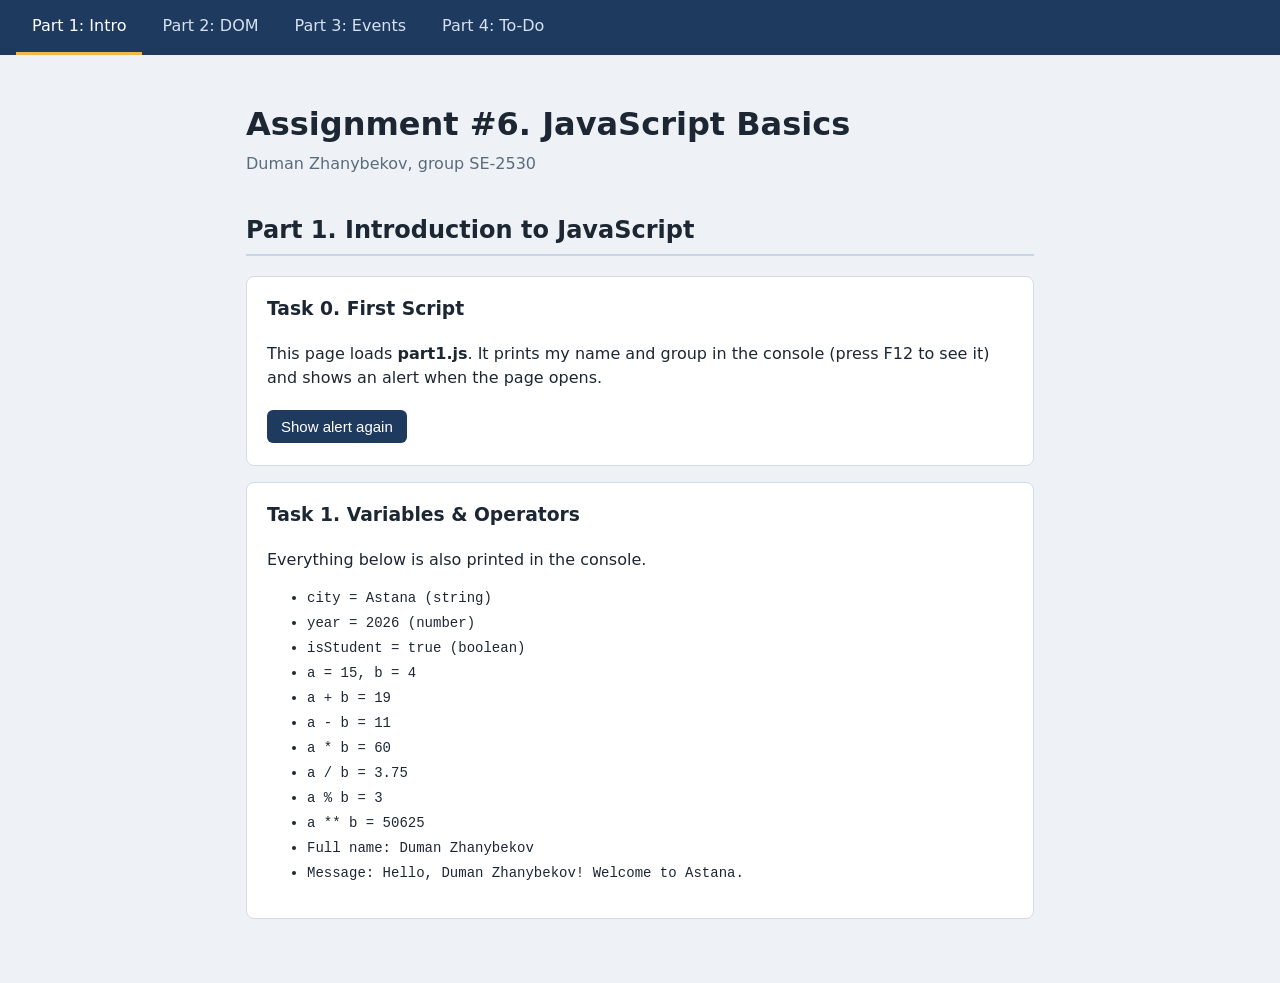
<file: index.html>
<!DOCTYPE html>
<html lang="en">
<head>
  <meta charset="UTF-8">
  <meta name="viewport" content="width=device-width, initial-scale=1.0">
  <title>Part 1 - Introduction to JavaScript</title>
  <link rel="stylesheet" href="style.css">
</head>
<body>
  <nav>
    <a href="index.html" class="active">Part 1: Intro</a>
    <a href="dom.html">Part 2: DOM</a>
    <a href="events.html">Part 3: Events</a>
    <a href="todo.html">Part 4: To-Do</a>
  </nav>

  <main>
    <h1>Assignment #6. JavaScript Basics</h1>
    <p class="who">Duman Zhanybekov, group SE-2530</p>

    <h2>Part 1. Introduction to JavaScript</h2>

    <div class="card">
      <h3>Task 0. First Script</h3>
      <p>This page loads <b>part1.js</b>. It prints my name and group in the console (press F12 to see it) and shows an alert when the page opens.</p>
      <button id="alertBtn">Show alert again</button>
    </div>

    <div class="card">
      <h3>Task 1. Variables &amp; Operators</h3>
      <p>Everything below is also printed in the console.</p>
      <ul id="vars"></ul>
    </div>
  </main>

  <script src="part1.js"></script>
</body>
</html>
</file>
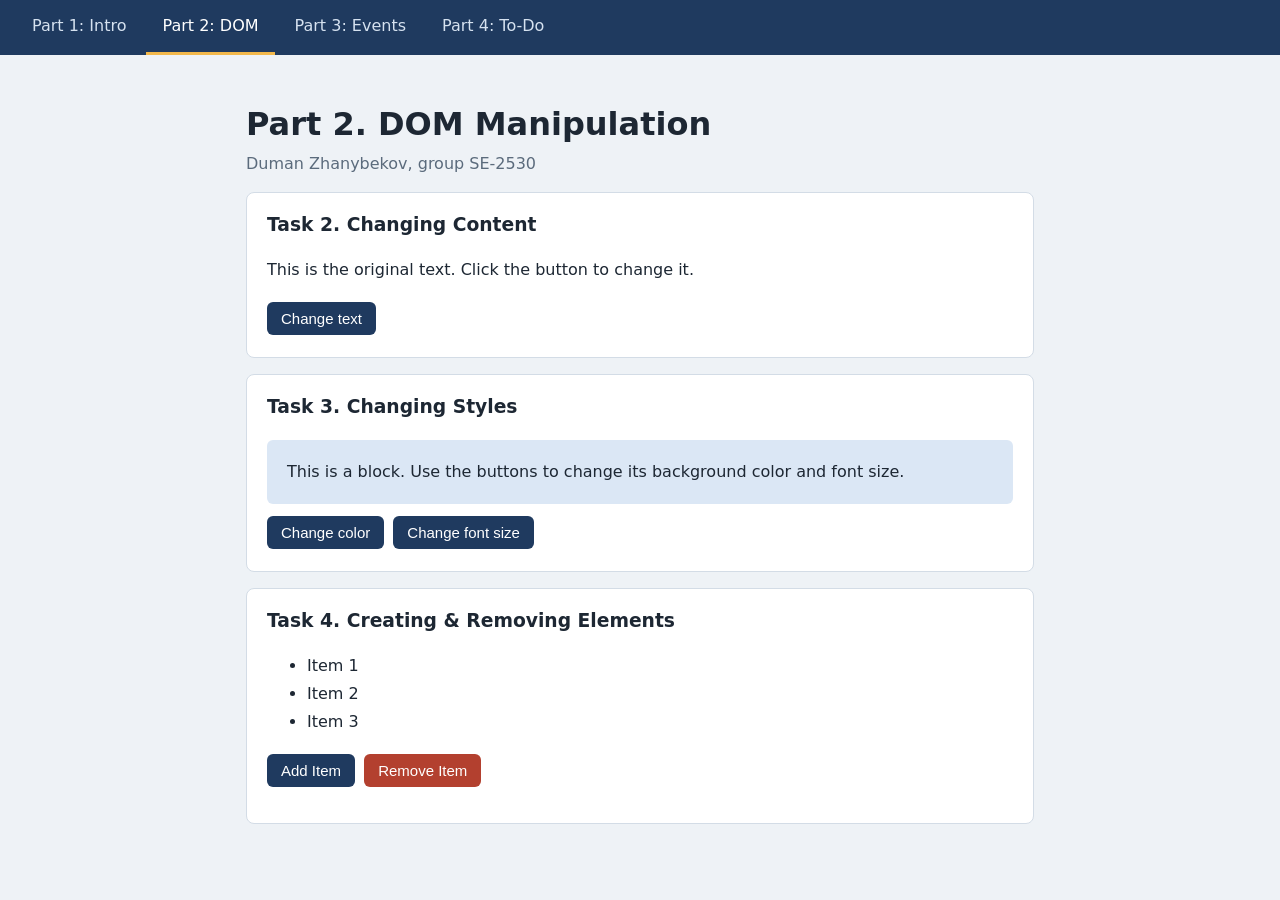
<file: dom.html>
<!DOCTYPE html>
<html lang="en">
<head>
  <meta charset="UTF-8">
  <meta name="viewport" content="width=device-width, initial-scale=1.0">
  <title>Part 2 - DOM Manipulation</title>
  <link rel="stylesheet" href="style.css">
</head>
<body>
  <nav>
    <a href="index.html">Part 1: Intro</a>
    <a href="dom.html" class="active">Part 2: DOM</a>
    <a href="events.html">Part 3: Events</a>
    <a href="todo.html">Part 4: To-Do</a>
  </nav>

  <main>
    <h1>Part 2. DOM Manipulation</h1>
    <p class="who">Duman Zhanybekov, group SE-2530</p>

    <div class="card">
      <h3>Task 2. Changing Content</h3>
      <p id="para">This is the original text. Click the button to change it.</p>
      <button id="textBtn">Change text</button>
    </div>

    <div class="card">
      <h3>Task 3. Changing Styles</h3>
      <div id="box">This is a block. Use the buttons to change its background color and font size.</div>
      <button id="colorBtn">Change color</button>
      <button id="sizeBtn">Change font size</button>
    </div>

    <div class="card">
      <h3>Task 4. Creating &amp; Removing Elements</h3>
      <ul id="items">
        <li>Item 1</li>
        <li>Item 2</li>
        <li>Item 3</li>
      </ul>
      <button id="addBtn">Add Item</button>
      <button id="removeBtn" class="red">Remove Item</button>
      <p class="note" id="listMsg"></p>
    </div>
  </main>

  <script src="dom.js"></script>
</body>
</html>
</file>
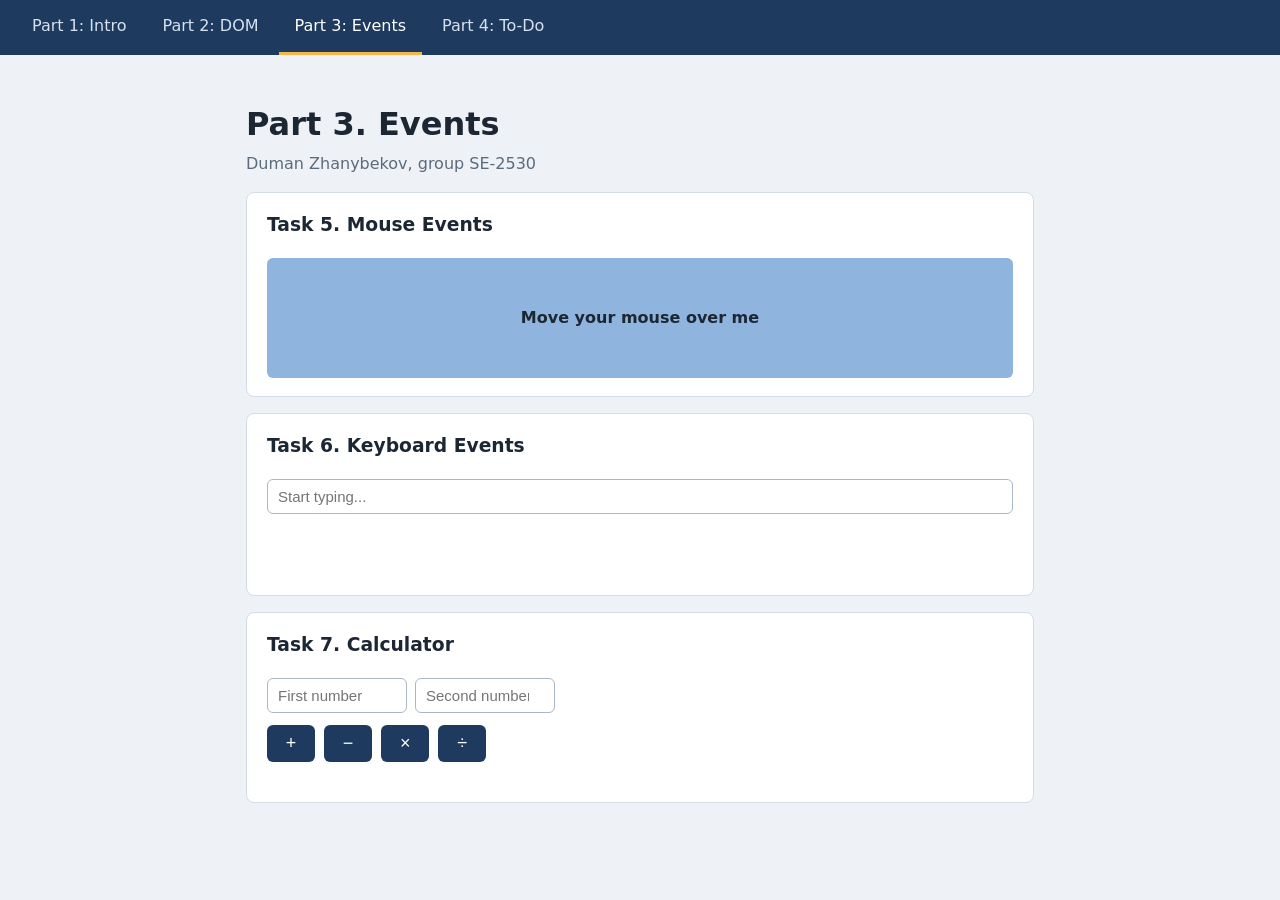
<file: events.html>
<!DOCTYPE html>
<html lang="en">
<head>
  <meta charset="UTF-8">
  <meta name="viewport" content="width=device-width, initial-scale=1.0">
  <title>Part 3 - Events</title>
  <link rel="stylesheet" href="style.css">
</head>
<body>
  <nav>
    <a href="index.html">Part 1: Intro</a>
    <a href="dom.html">Part 2: DOM</a>
    <a href="events.html" class="active">Part 3: Events</a>
    <a href="todo.html">Part 4: To-Do</a>
  </nav>

  <main>
    <h1>Part 3. Events</h1>
    <p class="who">Duman Zhanybekov, group SE-2530</p>

    <div class="card">
      <h3>Task 5. Mouse Events</h3>
      <div id="hoverBox">Move your mouse over me</div>
    </div>

    <div class="card">
      <h3>Task 6. Keyboard Events</h3>
      <input type="text" id="inp" placeholder="Start typing...">
      <p id="out"></p>
    </div>

    <div class="card">
      <h3>Task 7. Calculator</h3>
      <div class="calc-row">
        <input type="number" id="n1" placeholder="First number">
        <input type="number" id="n2" placeholder="Second number">
      </div>
      <div class="calc-btns">
        <button id="plus">+</button>
        <button id="minus">&minus;</button>
        <button id="mult">&times;</button>
        <button id="div">&divide;</button>
      </div>
      <p id="res"></p>
    </div>
  </main>

  <script src="events.js"></script>
</body>
</html>
</file>
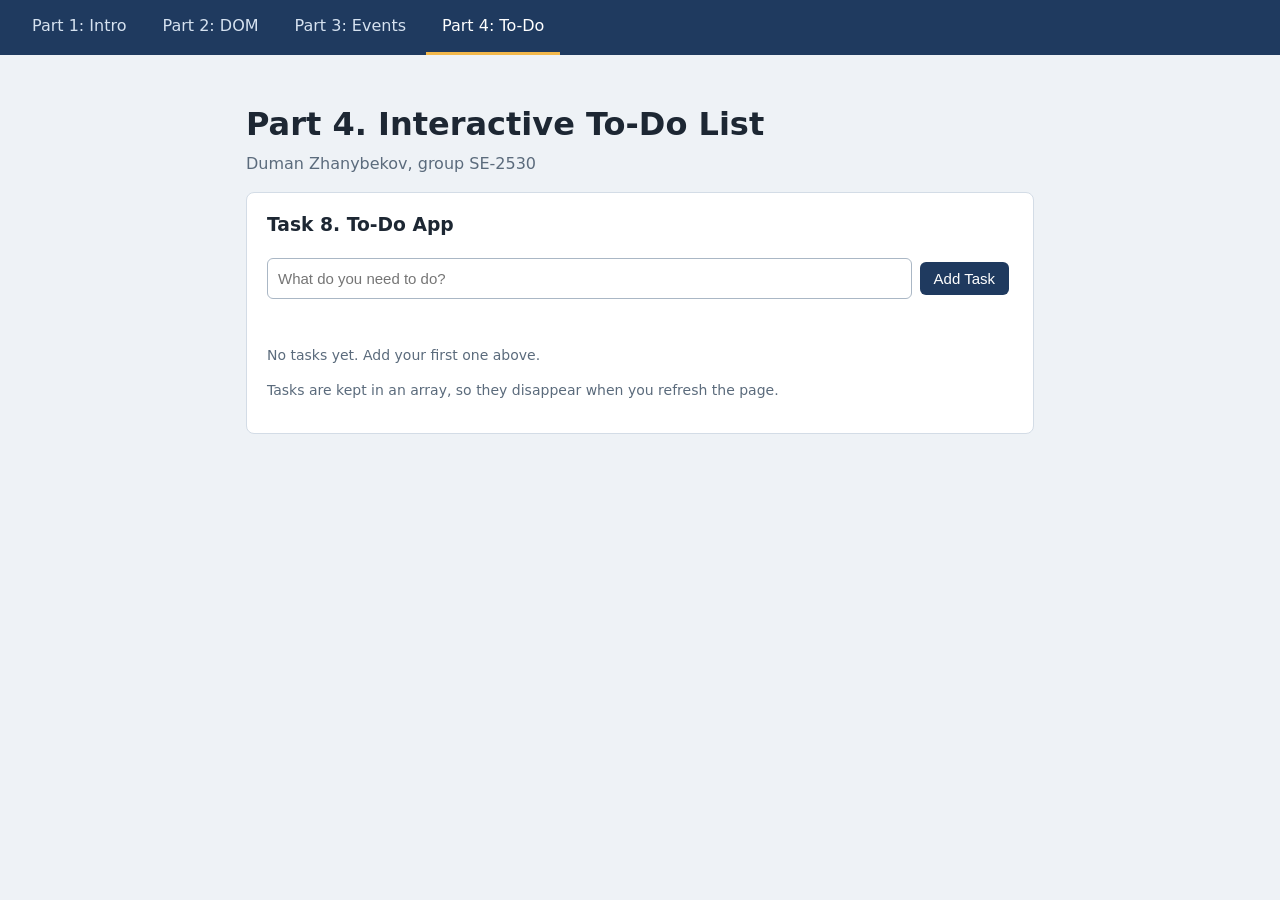
<file: todo.html>
<!DOCTYPE html>
<html lang="en">
<head>
  <meta charset="UTF-8">
  <meta name="viewport" content="width=device-width, initial-scale=1.0">
  <title>Part 4 - To-Do List</title>
  <link rel="stylesheet" href="style.css">
</head>
<body>
  <nav>
    <a href="index.html">Part 1: Intro</a>
    <a href="dom.html">Part 2: DOM</a>
    <a href="events.html">Part 3: Events</a>
    <a href="todo.html" class="active">Part 4: To-Do</a>
  </nav>

  <main>
    <h1>Part 4. Interactive To-Do List</h1>
    <p class="who">Duman Zhanybekov, group SE-2530</p>

    <div class="card">
      <h3>Task 8. To-Do App</h3>
      <div class="todo-top">
        <input type="text" id="taskInput" placeholder="What do you need to do?">
        <button id="addTask">Add Task</button>
      </div>
      <p id="msg"></p>
      <ul id="tasks"></ul>
      <p class="note" id="count"></p>
      <p class="note">Tasks are kept in an array, so they disappear when you refresh the page.</p>
    </div>
  </main>

  <script src="todo.js"></script>
</body>
</html>
</file>
<file: style.css>
* {
  box-sizing: border-box;
}

body {
  margin: 0;
  font-family: system-ui, "Segoe UI", Arial, sans-serif;
  background: #eef2f6;
  color: #1d2733;
  line-height: 1.5;
}

/* navbar */
nav {
  background: #1f3a5f;
  padding: 0 16px;
  display: flex;
  flex-wrap: wrap;
  gap: 4px;
  position: sticky;
  top: 0;
  z-index: 10;
}

nav a {
  color: #d6e2f0;
  text-decoration: none;
  padding: 14px 16px;
  display: block;
  border-bottom: 3px solid transparent;
}

nav a:hover {
  background: #2b4c7a;
  color: #fff;
}

nav a.active {
  color: #fff;
  border-bottom: 3px solid #f2b84b;
}

main {
  max-width: 820px;
  margin: 0 auto;
  padding: 24px 16px 48px;
}

h1 {
  margin-bottom: 4px;
}

.who {
  color: #5b6b7c;
  margin-top: 0;
}

h2 {
  margin-top: 36px;
  padding-bottom: 6px;
  border-bottom: 2px solid #c9d5e2;
}

.card {
  background: #fff;
  border: 1px solid #d3dce6;
  border-radius: 8px;
  padding: 18px 20px;
  margin: 16px 0;
}

.card h3 {
  margin-top: 0;
}

button {
  background: #1f3a5f;
  color: #fff;
  border: 0;
  border-radius: 6px;
  padding: 8px 14px;
  font-size: 15px;
  cursor: pointer;
  margin: 4px 4px 4px 0;
}

button:hover {
  background: #2b4c7a;
}

button.red {
  background: #b3402f;
}

button.red:hover {
  background: #96311f;
}

input, select {
  padding: 8px 10px;
  font-size: 15px;
  border: 1px solid #aab7c5;
  border-radius: 6px;
}

:focus-visible {
  outline: 3px solid #f2b84b;
  outline-offset: 2px;
}

.note {
  color: #5b6b7c;
  font-size: 14px;
}

/* part 1 */
#vars li {
  margin-bottom: 4px;
  font-family: Consolas, monospace;
  font-size: 14px;
}

/* task 3 */
#box {
  background: #dbe7f5;
  padding: 20px;
  border-radius: 6px;
  font-size: 16px;
  margin-bottom: 8px;
}

/* task 4 */
#items li {
  margin-bottom: 4px;
}

/* task 5 */
#hoverBox {
  height: 120px;
  background: #8fb4de;
  border-radius: 6px;
  display: flex;
  align-items: center;
  justify-content: center;
  font-weight: bold;
}

/* task 6 */
#inp {
  width: 100%;
}

#out {
  font-size: 18px;
  min-height: 27px;
}

/* task 7 */
.calc-row {
  display: flex;
  flex-wrap: wrap;
  gap: 8px;
  margin-bottom: 8px;
}

.calc-row input {
  width: 140px;
}

.calc-btns button {
  width: 48px;
  font-size: 18px;
}

#res {
  font-size: 18px;
  font-weight: bold;
}

/* to-do */
.todo-top {
  display: flex;
  gap: 8px;
}

.todo-top input {
  flex: 1;
}

#tasks {
  list-style: none;
  padding: 0;
  margin: 16px 0 8px;
}

#tasks li {
  display: flex;
  align-items: center;
  gap: 10px;
  padding: 10px 12px;
  border: 1px solid #d3dce6;
  border-radius: 6px;
  margin-bottom: 8px;
  background: #f8fafc;
}

#tasks li span {
  flex: 1;
  word-break: break-word;
}

#tasks li span.done {
  text-decoration: line-through;
  color: #7b8794;
}

#tasks input[type="checkbox"] {
  width: 18px;
  height: 18px;
}

#tasks button {
  margin: 0;
  padding: 6px 12px;
}

#msg {
  color: #b3402f;
  min-height: 24px;
  margin: 6px 0 0;
}

@media (max-width: 500px) {
  nav a {
    padding: 12px 10px;
  }

  .todo-top {
    flex-direction: column;
  }
}
</file>
